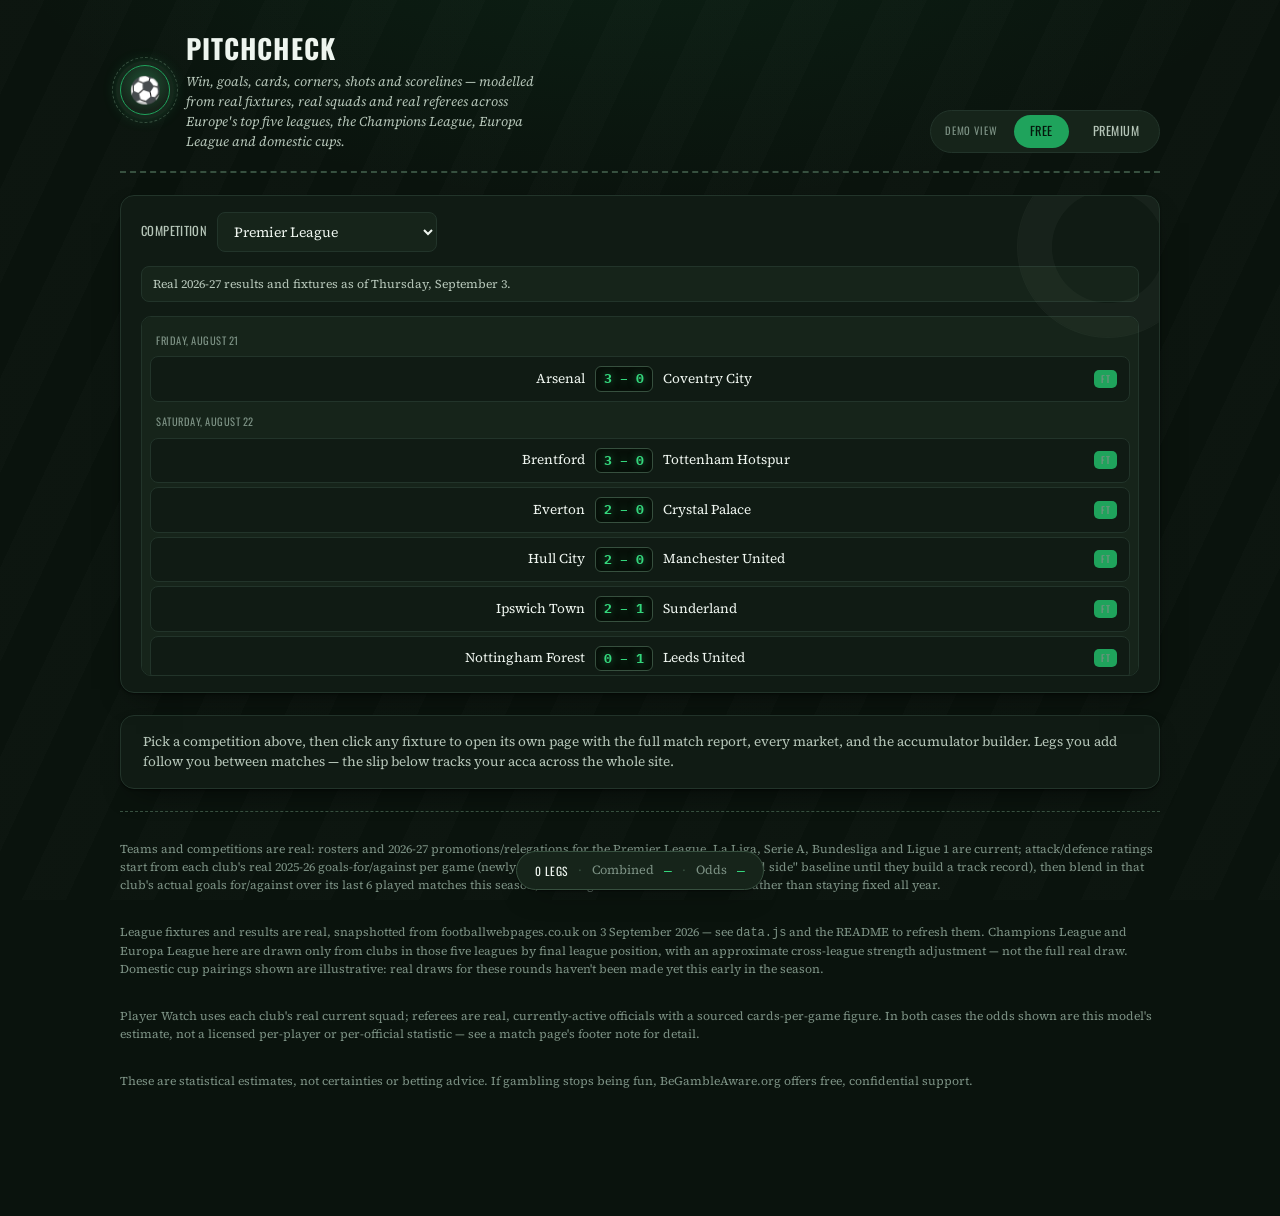
<file: index.html>
<!doctype html>
<html lang="en">
<head>
<meta charset="utf-8">
<meta name="viewport" content="width=device-width, initial-scale=1">
<title>PitchCheck — real fixtures, modelled odds</title>
<meta name="description" content="Win, goals, cards, corners, shots and scorelines modelled on real current rosters, real referees and real fixtures across Europe's top five leagues, the Champions League, Europa League and domestic cups.">
<link rel="icon" href="data:image/svg+xml,<svg xmlns=%22http://www.w3.org/2000/svg%22 viewBox=%220 0 100 100%22><text y=%22.9em%22 font-size=%2290%22>⚽</text></svg>">
<link rel="stylesheet" href="styles.css">
</head>
<body>
<div class="page" data-tier="free">

  <header class="masthead">
    <div class="brand">
      <span class="brand-mark" aria-hidden="true">⚽</span>
      <div>
        <h1>PitchCheck</h1>
        <p class="tagline">Win, goals, cards, corners, shots and scorelines — modelled from real fixtures, real squads and real referees across Europe's top five leagues, the Champions League, Europa League and domestic cups.</p>
      </div>
    </div>
    <div class="tier-toggle" role="group" aria-label="Demo view">
      <span class="tier-toggle-label">Demo view</span>
      <button class="tier-btn" data-set-tier="free" aria-pressed="true">Free</button>
      <button class="tier-btn" data-set-tier="premium" aria-pressed="false">Premium</button>
    </div>
  </header>

  <section class="picker">
    <div class="comp-row">
      <label for="compSelect">Competition</label>
      <select class="comp-select" id="compSelect"></select>
    </div>
    <div class="comp-note" id="compNote"></div>

    <div id="matchListWrap">
      <div class="match-list" id="matchList"></div>
    </div>

    <div id="teamPickWrap">
      <div class="matchup-row">
        <select class="team-select" id="homeSelect"></select>
        <span class="vs-mark">vs</span>
        <select class="team-select" id="awaySelect"></select>
        <button class="swap-btn" id="swapBtn" type="button" aria-label="Swap home and away">
          <svg viewBox="0 0 24 24" fill="none" stroke="currentColor" stroke-width="2" stroke-linecap="round" stroke-linejoin="round"><path d="M7 7h13l-4-4M17 17H4l4 4"/></svg>
        </button>
        <button class="cta-btn" id="freePickGo" type="button">View odds →</button>
      </div>
      <div class="rivalry-row" id="rivalryRow"></div>
    </div>
  </section>

  <section class="panel hub-note">
    <p>Pick a competition above, then click any fixture to open its own page with the full match report, every market, and the accumulator builder. Legs you add follow you between matches — the slip below tracks your acca across the whole site.</p>
  </section>

  <footer class="site-footer">
    <p>Teams and competitions are real: rosters and 2026-27 promotions/relegations for the Premier League, La Liga, Serie A, Bundesliga and Ligue 1 are current; attack/defence ratings start from each club's real 2025-26 goals-for/against per game (newly promoted sides use a standard "promoted side" baseline until they build a track record), then blend in that club's actual goals for/against over its last 6 played matches this season, so ratings move with current form rather than staying fixed all year.</p>
    <p>League fixtures and results are real, snapshotted from footballwebpages.co.uk on 3 September 2026 — see <code>data.js</code> and the README to refresh them. Champions League and Europa League here are drawn only from clubs in those five leagues by final league position, with an approximate cross-league strength adjustment — not the full real draw. Domestic cup pairings shown are illustrative: real draws for these rounds haven't been made yet this early in the season.</p>
    <p>Player Watch uses each club's real current squad; referees are real, currently-active officials with a sourced cards-per-game figure. In both cases the odds shown are this model's estimate, not a licensed per-player or per-official statistic — see a match page's footer note for detail.</p>
    <p>These are statistical estimates, not certainties or betting advice. If gambling stops being fun, BeGambleAware.org offers free, confidential support.</p>
  </footer>

</div>

<div class="slip-bar-wrap" id="slipBarWrap">
  <div class="slip-bar-inner" id="slipBar"></div>
</div>

<script src="data.js"></script>
<script src="engine.js"></script>
<script src="acca.js"></script>
<script src="index.js"></script>
</body>
</html>
</file>
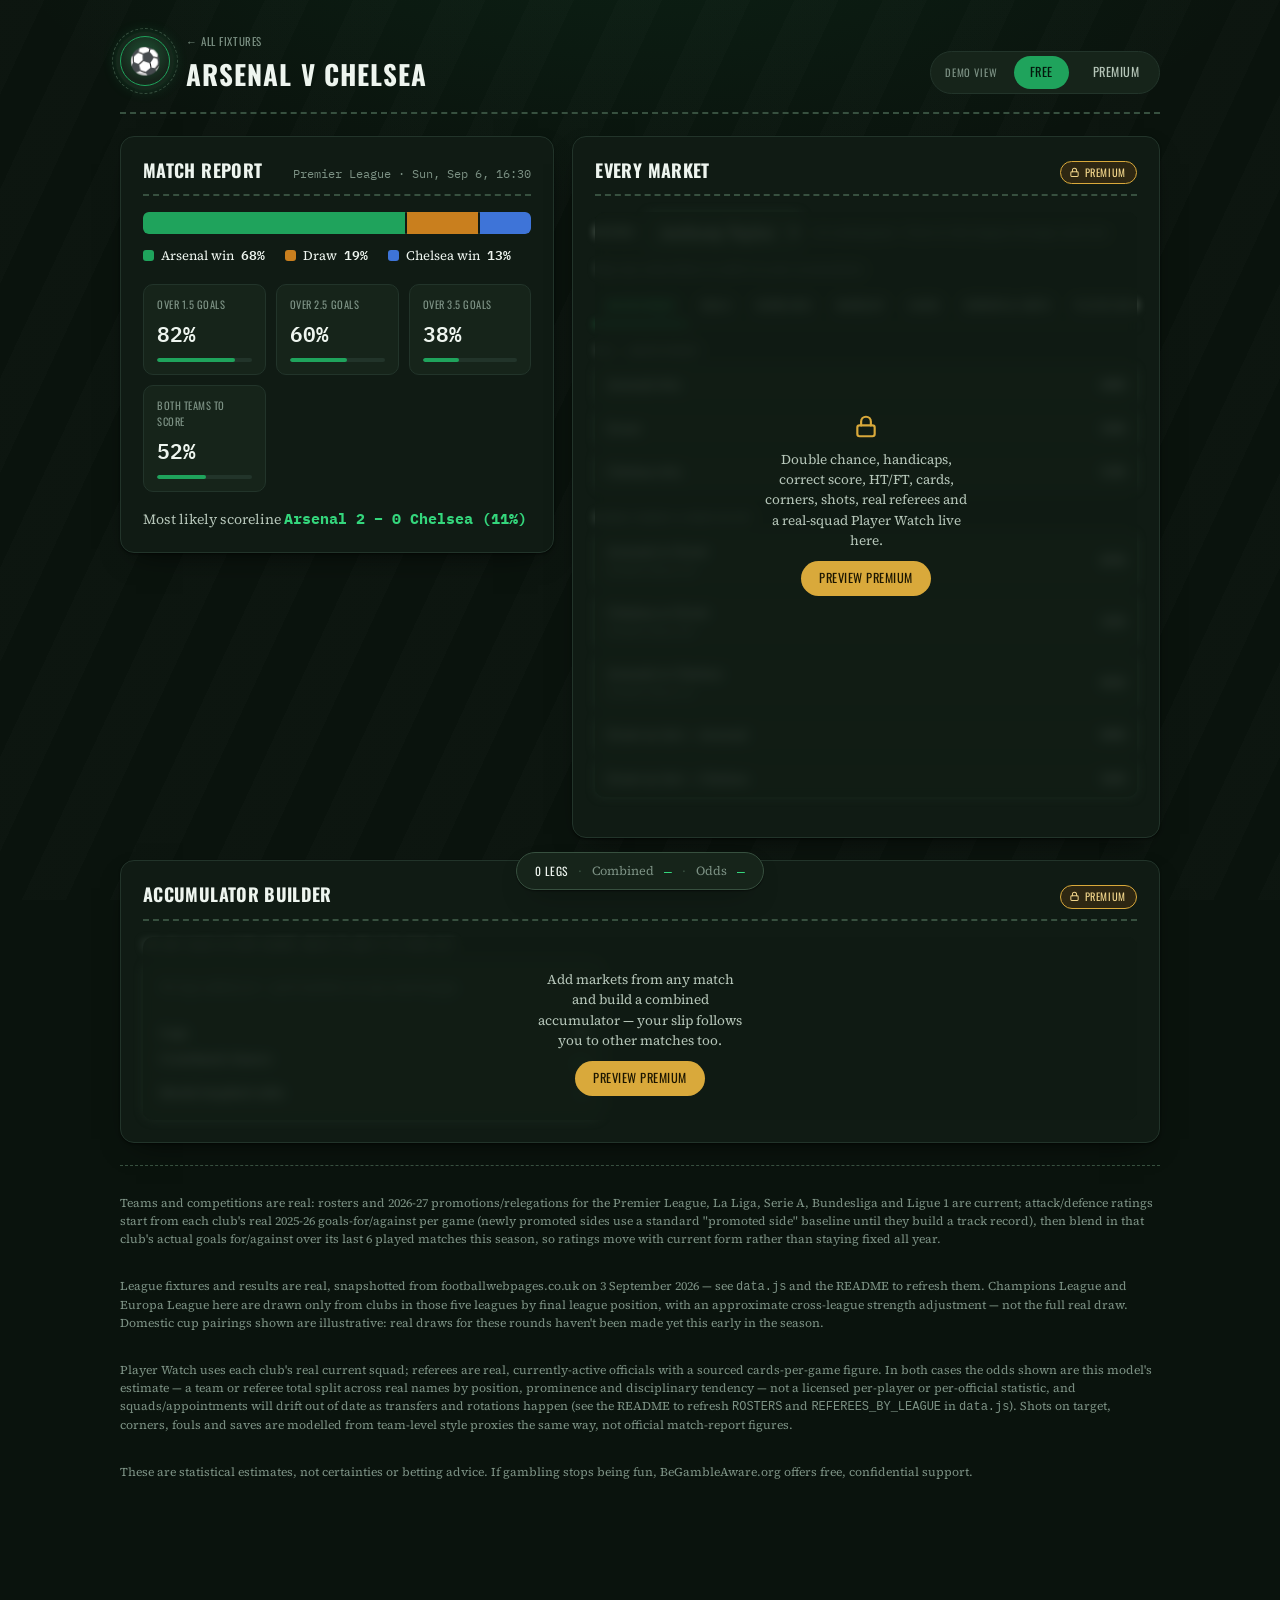
<file: match.html>
<!doctype html>
<html lang="en">
<head>
<meta charset="utf-8">
<meta name="viewport" content="width=device-width, initial-scale=1">
<title>PitchCheck — match odds</title>
<meta name="description" content="Full match report and every modelled market — result, goals, scorelines, handicap, cards, corners, shots and a real-squad Player Watch — for one fixture.">
<link rel="icon" href="data:image/svg+xml,<svg xmlns=%22http://www.w3.org/2000/svg%22 viewBox=%220 0 100 100%22><text y=%22.9em%22 font-size=%2290%22>⚽</text></svg>">
<link rel="stylesheet" href="styles.css">
</head>
<body>
<div class="page" data-tier="free">

  <header class="masthead">
    <div class="brand">
      <a class="brand-mark brand-mark-link" href="index.html" aria-label="PitchCheck — back to fixtures">⚽</a>
      <div>
        <a class="site-nav-link" href="index.html">← All fixtures</a>
        <h1 id="pageTitle">PitchCheck</h1>
      </div>
    </div>
    <div class="tier-toggle" role="group" aria-label="Demo view">
      <span class="tier-toggle-label">Demo view</span>
      <button class="tier-btn" data-set-tier="free" aria-pressed="true">Free</button>
      <button class="tier-btn" data-set-tier="premium" aria-pressed="false">Premium</button>
    </div>
  </header>

  <main class="layout">
    <section class="panel panel-free" aria-labelledby="free-heading">
      <div class="panel-head">
        <h2 id="free-heading">Match Report</h2>
        <span class="panel-sub" id="freeSub"></span>
      </div>

      <div class="result-banner" id="resultBanner"></div>

      <div class="wdl-bar" id="wdlBar"></div>
      <ul class="wdl-legend" id="wdlLegend"></ul>

      <div class="stat-tiles" id="goalsTiles"></div>

      <p class="likely-score">Most likely scoreline <strong id="likelyScore">—</strong></p>
    </section>

    <section class="panel panel-premium" aria-labelledby="premium-heading">
      <div class="panel-head">
        <h2 id="premium-heading">Every Market</h2>
        <span class="badge-premium">
          <svg viewBox="0 0 24 24" fill="none" stroke="currentColor" stroke-width="2.2" stroke-linecap="round" stroke-linejoin="round"><rect x="4" y="10.5" width="16" height="10" rx="2"/><path d="M7.5 10.5V7a4.5 4.5 0 0 1 9 0v3.5"/></svg>
          Premium
        </span>
      </div>

      <div class="gate-wrap">
        <div class="gate-overlay">
          <svg viewBox="0 0 24 24" fill="none" stroke="currentColor" stroke-width="2" stroke-linecap="round" stroke-linejoin="round"><rect x="4" y="10.5" width="16" height="10" rx="2"/><path d="M7.5 10.5V7a4.5 4.5 0 0 1 9 0v3.5"/></svg>
          <p>Double chance, handicaps, correct score, HT/FT, cards, corners, shots, real referees and a real-squad Player Watch live here.</p>
          <button class="tier-btn" data-set-tier="premium" aria-pressed="false">Preview premium</button>
        </div>

        <div class="gate-content">
          <div class="field-row">
            <label for="refSelect">Referee</label>
            <select id="refSelect"></select>
            <span class="ref-hint" id="refHint"></span>
          </div>

          <p class="section-note pick-hint">Tap any value below to add it to your accumulator.</p>

          <div class="market-tabs" id="marketTabs" role="tablist"></div>

          <div class="market-panel active" data-panel="result">
            <p class="section-label">1X2 — match result</p>
            <ul class="mini-list" id="mrResult"></ul>
            <p class="section-label">Double chance &amp; draw no bet</p>
            <ul class="mini-list" id="mrDouble"></ul>
          </div>

          <div class="market-panel" data-panel="goals">
            <p class="section-label">Total goals</p>
            <p class="section-note">Under X.5 is 100% minus the Over figure shown.</p>
            <ul class="mini-list" id="mrGoals"></ul>
            <p class="section-label">Both teams to score</p>
            <ul class="mini-list" id="mrBtts"></ul>
            <p class="section-label">Team &amp; clean-sheet markets</p>
            <ul class="mini-list" id="mrTeamGoals"></ul>
          </div>

          <div class="market-panel" data-panel="scorelines">
            <p class="section-label">Correct score</p>
            <ol class="score-list" id="scoreList"></ol>
            <p class="section-label">Half-time / full-time</p>
            <div class="table-scroll"><table class="data-table" id="htftTable"></table></div>
            <p class="section-label">Scoreline grid</p>
            <div class="heatmap" id="heatmap"></div>
          </div>

          <div class="market-panel" data-panel="handicap">
            <p class="section-label">Asian handicap — home team line</p>
            <div class="table-scroll"><table class="data-table" id="hcapTable"></table></div>
          </div>

          <div class="market-panel" data-panel="cards">
            <p class="section-label">Match cards</p>
            <p class="section-note" id="cardsNote"></p>
            <div class="stat-tiles" id="cardsTiles"></div>
          </div>

          <div class="market-panel" data-panel="corners">
            <p class="section-label">Corners — combined</p>
            <div class="stat-tiles" id="cornersTiles"></div>
            <p class="section-label" id="cornersHomeLabel">Corners — home team</p>
            <div class="stat-tiles" id="cornersHomeTiles"></div>
            <p class="section-label" id="cornersAwayLabel">Corners — away team</p>
            <div class="stat-tiles" id="cornersAwayTiles"></div>
            <p class="section-label" id="sotHomeLabel">Shots on target — home team</p>
            <div class="stat-tiles" id="sotHomeTiles"></div>
            <p class="section-label" id="sotAwayLabel">Shots on target — away team</p>
            <div class="stat-tiles" id="sotAwayTiles"></div>
            <p class="section-label" id="savesHomeLabel">Goalkeeper saves — home</p>
            <div class="stat-tiles" id="savesHomeTiles"></div>
            <p class="section-label" id="savesAwayLabel">Goalkeeper saves — away</p>
            <div class="stat-tiles" id="savesAwayTiles"></div>
          </div>

          <div class="market-panel" data-panel="players">
            <p class="section-label">Player Watch</p>
            <p class="section-note">Real current squads. Each figure is this side's modelled total (goals, assists, shots on target, cards, fouls, times fouled, saves) split across the real squad by position and prominence — an estimate, not a licensed per-player statistic.</p>
            <div class="table-scroll">
              <table class="data-table" id="playersTable">
                <thead><tr>
                  <th>Player</th><th>Team</th>
                  <th class="pct">Score</th><th class="pct">Assist</th><th class="pct">2+ SOT</th>
                  <th class="pct">Booked</th><th class="pct">2+ Fouls</th><th class="pct">Fouled</th><th class="pct">Saves</th>
                </tr></thead>
                <tbody id="playersBody"></tbody>
              </table>
            </div>
          </div>
        </div>
      </div>
    </section>
  </main>

  <section class="panel acca" aria-labelledby="acca-heading">
    <div class="panel-head">
      <h2 id="acca-heading">Accumulator Builder</h2>
      <span class="badge-premium">
        <svg viewBox="0 0 24 24" fill="none" stroke="currentColor" stroke-width="2.2" stroke-linecap="round" stroke-linejoin="round"><rect x="4" y="10.5" width="16" height="10" rx="2"/><path d="M7.5 10.5V7a4.5 4.5 0 0 1 9 0v3.5"/></svg>
        Premium
      </span>
    </div>

    <div class="gate-wrap">
      <div class="gate-overlay">
        <svg viewBox="0 0 24 24" fill="none" stroke="currentColor" stroke-width="2" stroke-linecap="round" stroke-linejoin="round"><rect x="4" y="10.5" width="16" height="10" rx="2"/><path d="M7.5 10.5V7a4.5 4.5 0 0 1 9 0v3.5"/></svg>
        <p>Add markets from any match and build a combined accumulator — your slip follows you to other matches too.</p>
        <button class="tier-btn" data-set-tier="premium" aria-pressed="false">Preview premium</button>
      </div>

      <div class="gate-content">
        <p class="section-label" id="accaCurrentLabel">Add from the current match</p>
        <p class="acca-played-notice" id="accaPlayedNotice"></p>
        <div class="acca-layout single">
          <div class="slip" id="slipFull">
            <h4>Bet slip</h4>
          </div>
        </div>
      </div>
    </div>
  </section>

  <footer class="site-footer">
    <p>Teams and competitions are real: rosters and 2026-27 promotions/relegations for the Premier League, La Liga, Serie A, Bundesliga and Ligue 1 are current; attack/defence ratings start from each club's real 2025-26 goals-for/against per game (newly promoted sides use a standard "promoted side" baseline until they build a track record), then blend in that club's actual goals for/against over its last 6 played matches this season, so ratings move with current form rather than staying fixed all year.</p>
    <p>League fixtures and results are real, snapshotted from footballwebpages.co.uk on 3 September 2026 — see <code>data.js</code> and the README to refresh them. Champions League and Europa League here are drawn only from clubs in those five leagues by final league position, with an approximate cross-league strength adjustment — not the full real draw. Domestic cup pairings shown are illustrative: real draws for these rounds haven't been made yet this early in the season.</p>
    <p>Player Watch uses each club's real current squad; referees are real, currently-active officials with a sourced cards-per-game figure. In both cases the odds shown are this model's estimate — a team or referee total split across real names by position, prominence and disciplinary tendency — not a licensed per-player or per-official statistic, and squads/appointments will drift out of date as transfers and rotations happen (see the README to refresh <code>ROSTERS</code> and <code>REFEREES_BY_LEAGUE</code> in <code>data.js</code>). Shots on target, corners, fouls and saves are modelled from team-level style proxies the same way, not official match-report figures.</p>
    <p>These are statistical estimates, not certainties or betting advice. If gambling stops being fun, BeGambleAware.org offers free, confidential support.</p>
  </footer>

</div>

<div class="slip-bar-wrap" id="slipBarWrap">
  <div class="slip-bar-inner" id="slipBar"></div>
</div>

<script src="data.js"></script>
<script src="engine.js"></script>
<script src="acca.js"></script>
<script src="match.js"></script>
</body>
</html>
</file>
<file: styles.css>
@import url('https://fonts.googleapis.com/css2?family=Oswald:wght@400;500;600;700&family=Source+Serif+4:ital,wght@0,400;0,600;1,400&family=IBM+Plex+Mono:wght@400;500;600&display=swap');

/* PitchCheck — single committed dark identity (stadium-at-night / matchday
   programme). Palette validated for categorical CVD-safety with
   dataviz/scripts/validate_palette.js --mode dark --surface #101B14. */
:root{
  color-scheme: dark;
  --bg: #0A130D;
  --surface: #101B14;
  --surface-2: #16241A;
  --ink: #EEF5EF;
  --ink-secondary: #B6C6B9;
  --ink-muted: #7C9184;
  --hairline: #22342A;
  --hairline-strong: #37503F;

  --accent: #1FA35C;          /* home / pitch green */
  --accent-bright: #34D67C;   /* floodlit highlight */
  --accent-tint: #16281C;
  --draw: #C97F1E;            /* referee-card amber */
  --draw-tint: #2C2011;
  --away: #3E74D8;            /* away-kit blue */
  --away-tint: #16233A;
  --premium: #D9A93B;
  --premium-tint: #2E2712;
  --premium-ink: #F0D48A;
  --heat-lo: #16241A;
  --heat-hi: #34D67C;
  --card-yellow: #F2C230;
  --card-red: #E24B4E;

  --shadow: 0 1px 2px rgba(0,0,0,0.5), 0 12px 30px -16px rgba(0,0,0,0.85);
  --focus: #55E39B;
}

*{box-sizing:border-box;}
html,body{ background: var(--bg); }
body{
  color: var(--ink);
  font-family: 'Source Serif 4', Georgia, 'Times New Roman', serif;
  line-height: 1.5;
  margin: 0;
  /* faint mown-pitch stripes, purely decorative */
  background-image:
    repeating-linear-gradient(115deg, rgba(255,255,255,0.012) 0 40px, rgba(0,0,0,0.012) 40px 80px),
    radial-gradient(1100px 520px at 50% -12%, rgba(31,163,92,0.10), transparent 60%);
  background-attachment: fixed;
}
.mono{
  font-family: 'IBM Plex Mono', ui-monospace, SFMono-Regular, Menlo, monospace;
  font-variant-numeric: tabular-nums;
}
h1,h2,h3, .display{
  font-family: 'Oswald', 'Arial Narrow', sans-serif;
  text-transform: uppercase;
  letter-spacing: 0.02em;
  text-wrap: balance;
  color: var(--ink);
  margin: 0;
}
button, select{ font: inherit; }
a{ color: var(--accent-bright); }

.page{
  max-width: 1080px;
  margin: 0 auto;
  padding: 28px 20px 56px;
  display: flex;
  flex-direction: column;
  gap: 22px;
}

/* ---------- Masthead ---------- */
.masthead{
  position: relative;
  display:flex;
  justify-content: space-between;
  align-items: flex-end;
  gap: 20px;
  flex-wrap: wrap;
  padding-bottom: 18px;
  border-bottom: 2px dashed var(--hairline-strong);
}
.brand{ display:flex; align-items:center; gap:16px; }
.brand-mark{
  position: relative;
  font-size: 26px;
  line-height:1;
  width: 50px; height:50px;
  border-radius: 50%;
  background:
    radial-gradient(circle at 50% 38%, rgba(52,214,124,0.28), transparent 68%),
    var(--surface-2);
  display:grid; place-items:center;
  border: 1.5px solid var(--accent);
  box-shadow: 0 0 0 4px var(--accent-tint), 0 0 18px -2px rgba(52,214,124,0.45);
}
.brand-mark::after{
  /* centre-circle halfway-line motif */
  content:"";
  position:absolute; inset:-9px;
  border-radius:50%;
  border: 1px dashed var(--hairline-strong);
}
.brand h1{ font-size: 27px; font-weight:700; letter-spacing:0.04em; }
.tagline{
  margin: 3px 0 0;
  font-size: 13.5px;
  color: var(--ink-secondary);
  font-style: italic;
  max-width: 50ch;
}

.tier-toggle{
  display:flex; align-items:center; gap:8px;
  background: var(--surface-2);
  border: 1px solid var(--hairline);
  border-radius: 999px;
  padding: 4px;
}
.tier-toggle-label{
  font-family:'Oswald', sans-serif;
  font-size: 10.5px;
  letter-spacing: 0.08em;
  text-transform: uppercase;
  color: var(--ink-muted);
  padding: 0 8px 0 10px;
}
.tier-btn{
  border: none;
  background: transparent;
  color: var(--ink-secondary);
  padding: 7px 16px;
  border-radius: 999px;
  font-family: 'Oswald', sans-serif;
  font-size: 12.5px;
  letter-spacing: 0.04em;
  text-transform: uppercase;
  cursor: pointer;
}
.tier-btn[aria-pressed="true"]{
  background: var(--accent);
  color: #04170C;
}
.tier-btn:focus-visible, button:focus-visible, select:focus-visible{
  outline: 2px solid var(--focus);
  outline-offset: 2px;
}

/* ---------- Competition & matchup picker ---------- */
.picker{
  position: relative;
  background: var(--surface);
  border: 1px solid var(--hairline);
  border-radius: 14px;
  padding: 16px 20px;
  box-shadow: var(--shadow);
  display: flex;
  flex-direction: column;
  gap: 14px;
  overflow: hidden;
}
.picker::before{
  /* faint pitch markings watermark, top-right corner */
  content:"";
  position:absolute; top:-40px; right:-40px;
  width:180px; height:180px;
  border-radius:50%;
  border: 1px solid rgba(182,198,185,0.06);
  box-shadow: 0 0 0 34px rgba(182,198,185,0.045) inset;
  pointer-events:none;
}
.comp-row{ display:flex; align-items:center; gap:10px; flex-wrap:wrap; }
.comp-row label{ font-size:12.5px; color:var(--ink-secondary); font-family:'Oswald',sans-serif; text-transform:uppercase; letter-spacing:.03em; }
.comp-select{
  background: var(--surface-2);
  border: 1px solid var(--hairline);
  color: var(--ink);
  border-radius: 8px;
  padding: 8px 12px;
  font-size: 14px;
  min-width: 220px;
}
.comp-note{
  font-size: 12px; color: var(--ink-secondary); background: var(--surface-2);
  border: 1px solid var(--hairline); border-radius: 8px; padding: 8px 11px;
  display:none;
}
.comp-note.show{ display:block; }

/* ---------- Real match list ---------- */
.match-list{
  display:flex; flex-direction:column; gap:4px;
  max-height: 360px; overflow-y:auto;
  border: 1px solid var(--hairline); border-radius: 10px; padding: 8px;
  background: var(--surface-2);
}
.match-date-head{
  font-family:'Oswald',sans-serif; font-size:10.5px; text-transform:uppercase;
  letter-spacing:.05em; color:var(--ink-muted); padding: 8px 6px 4px;
}
.today-divider{
  font-family:'Oswald',sans-serif; font-size:10.5px; text-transform:uppercase;
  letter-spacing:.08em; color: var(--accent-bright); text-align:center;
  padding: 4px 0; margin: 2px 0;
  border-top: 1px dashed var(--hairline-strong); border-bottom: 1px dashed var(--hairline-strong);
}
.match-row{
  display:grid; grid-template-columns: 1fr auto 1fr auto;
  align-items:center; gap: 10px;
  background: var(--surface); border: 1px solid var(--hairline); border-radius: 8px;
  padding: 9px 12px; cursor:pointer; text-align:left; width:100%;
  font-size: 13.5px;
  color: var(--ink);
}
.match-row.active{ border-color: var(--accent); background: var(--accent-tint); }
.match-row .match-team.home{ text-align:right; }
.match-row .match-team.away{ text-align:left; }
.match-row .match-score{
  font-family:'IBM Plex Mono',monospace; font-weight:700; font-size:13px;
  color: var(--accent-bright);
  background: #071009; border:1px solid var(--hairline-strong); border-radius:6px; padding:2px 8px;
  text-shadow: 0 0 8px rgba(52,214,124,0.55);
}
.match-row .match-kickoff{
  font-family:'IBM Plex Mono',monospace; font-size:11.5px; color:var(--ink-muted);
  border:1px solid var(--hairline); border-radius:6px; padding:2px 8px;
}
.match-row .ft-pill{
  font-family:'Oswald',sans-serif; font-size:9.5px; letter-spacing:.05em;
  color: var(--ink-muted); justify-self:end;
}

.matchup-row{ display:flex; align-items:center; gap:10px; flex-wrap:wrap; }
.team-select{
  background: var(--surface-2);
  border: 1.5px solid var(--hairline);
  color: var(--ink);
  border-radius: 10px;
  padding: 9px 12px;
  font-size: 15px;
  font-family:'Oswald',sans-serif;
  flex: 1 1 220px;
  min-width: 160px;
}
.vs-mark{ font-family:'Oswald',sans-serif; font-size:12px; color:var(--ink-muted); flex:0 0 auto; }
.swap-btn{
  border: 1.5px solid var(--hairline);
  background: var(--surface-2);
  color: var(--ink);
  border-radius: 999px;
  width: 34px; height: 34px;
  display:grid; place-items:center;
  cursor:pointer; flex:0 0 auto;
}
.swap-btn svg{ width:15px; height:15px; }

.rivalry-row{ display:flex; align-items:center; gap:8px; flex-wrap:wrap; }
.rivalry-row .r-label{ font-size:11.5px; color:var(--ink-muted); font-family:'Oswald',sans-serif; text-transform:uppercase; letter-spacing:.04em; }
.rivalry-chip{
  border: 1px solid var(--hairline);
  background: var(--surface-2);
  color: var(--ink-secondary);
  border-radius: 999px;
  padding: 5px 12px;
  font-size: 12px;
  cursor:pointer;
}
.rivalry-chip:hover{ border-color: var(--accent); color: var(--ink); }

/* ---------- Layout / panels ---------- */
.layout{
  display:grid;
  grid-template-columns: minmax(0,0.85fr) minmax(0,1.15fr);
  gap: 18px;
  align-items: start;
}
@media (max-width: 860px){ .layout{ grid-template-columns: minmax(0,1fr); } }

.panel{
  min-width: 0;
  background: var(--surface);
  border: 1px solid var(--hairline);
  border-radius: 14px;
  padding: 20px 22px 22px;
  box-shadow: var(--shadow);
}
.panel-head{
  display:flex; align-items:baseline; justify-content:space-between; gap:10px;
  padding-bottom: 10px;
  border-bottom: 2px dashed var(--hairline-strong);
  margin-bottom: 16px;
}
.panel-head h2{ font-size: 18px; }
.panel-sub{ font-size: 12px; color: var(--ink-muted); font-family:'IBM Plex Mono', monospace; white-space:nowrap; }

.badge-premium{
  display:inline-flex; align-items:center; gap:5px;
  background: var(--premium-tint);
  color: var(--premium-ink);
  border: 1px solid var(--premium);
  border-radius: 999px;
  padding: 3px 10px 3px 8px;
  font-family:'Oswald', sans-serif;
  font-size: 10.5px;
  letter-spacing: 0.06em;
  text-transform: uppercase;
}
.badge-premium svg{ width:11px; height:11px; }

.panel-premium{ border-color: var(--hairline); }
[data-tier="premium"] .panel-premium{ border-color: var(--premium); }

.result-banner{
  display:none; align-items:center; gap:10px; flex-wrap:wrap;
  background: var(--accent-tint); border: 1px solid var(--accent);
  border-radius: 10px; padding: 10px 13px; margin-bottom: 16px;
}
.result-banner.show{ display:flex; }
.ft-pill{
  font-family:'Oswald',sans-serif; font-size:10px; letter-spacing:.06em; text-transform:uppercase;
  background: var(--accent); color:#04170C; border-radius:5px; padding:2px 7px;
}
.ft-pill.big{ font-size:11px; padding:3px 9px; }
.rb-score{ font-weight:700; font-size:14.5px; color: var(--accent-bright); }
.rb-note{ font-size:11.5px; color:var(--ink-secondary); font-style:italic; flex-basis:100%; }

/* ---------- W/D/L bar ---------- */
.wdl-bar{
  display:flex;
  gap: 2px;
  height: 22px;
  border-radius: 6px;
  overflow: hidden;
  margin-bottom: 12px;
  box-shadow: inset 0 0 0 1px var(--hairline);
}
.wdl-seg{ height:100%; }
.wdl-seg.home{ background: var(--accent); border-radius: 5px 0 0 5px; }
.wdl-seg.draw{ background: var(--draw); }
.wdl-seg.away{ background: var(--away); border-radius: 0 5px 5px 0; }

.wdl-legend{
  list-style:none; margin:0; padding:0;
  display:flex; flex-wrap:wrap; gap: 14px 20px;
  margin-bottom: 18px;
}
.wdl-legend li{ display:flex; align-items:center; gap:7px; font-size: 13px; }
.swatch{ width:11px; height:11px; border-radius:3px; flex:0 0 auto; }
.swatch.home{ background:var(--accent); } .swatch.draw{ background:var(--draw); } .swatch.away{ background:var(--away); }
.wdl-legend .pct{ margin-left:auto; font-weight:600; color:var(--ink); }

/* ---------- Stat tiles ---------- */
.stat-tiles{
  display:grid;
  grid-template-columns: repeat(auto-fit, minmax(112px,1fr));
  gap: 10px;
  margin-bottom: 16px;
}
.stat-tile{
  background: var(--surface-2);
  border: 1px solid var(--hairline);
  border-radius: 10px;
  padding: 12px 13px;
}
.stat-tile .label{
  font-size: 10.5px;
  letter-spacing: 0.05em;
  text-transform: uppercase;
  color: var(--ink-muted);
  font-family:'Oswald', sans-serif;
  margin-bottom: 6px;
}
.stat-tile .value{
  font-family:'IBM Plex Mono', monospace;
  font-size: 21px;
  font-weight:600;
  font-variant-numeric: tabular-nums;
}
.stat-tile .meter{
  height: 4px; border-radius:2px;
  background: var(--hairline);
  margin-top: 8px;
  overflow:hidden;
}
.stat-tile .meter > i{ display:block; height:100%; background: var(--accent); border-radius:2px; }
.stat-tile.premium-hue .meter > i{ background: var(--premium); }

/* cards tab: literal card-colour cue down the left edge */
#cardsTiles .stat-tile{ border-left: 3px solid var(--card-yellow); }
#cardsTiles .stat-tile .meter > i{ background: var(--card-yellow); }
/* corners tab: corner-flag cue */
#cornersTiles .stat-tile{ border-left: 3px solid var(--away); position:relative; }
#cornersTiles .stat-tile::after{
  content:""; position:absolute; top:8px; left:-3px;
  width:0; height:0; border-style:solid;
  border-width:7px 0 0 9px; border-color: transparent transparent transparent var(--away);
}

.likely-score{ font-size: 14px; color: var(--ink-secondary); margin: 0; }
.likely-score strong{ font-family:'IBM Plex Mono',monospace; color:var(--accent-bright); font-size:15px; }

/* ---------- Gating ---------- */
.gate-wrap{ position: relative; }
.gate-overlay{
  position:absolute; inset:0;
  display:none;
  flex-direction:column; align-items:center; justify-content:center;
  text-align:center; gap:10px;
  background: color-mix(in srgb, var(--surface) 82%, transparent);
  backdrop-filter: blur(5px);
  border-radius: 10px;
  padding: 24px;
  z-index: 2;
}
[data-tier="free"] .gate-overlay{ display:flex; }
[data-tier="free"] .gate-content{ filter: blur(4px); pointer-events:none; user-select:none; }
.gate-overlay svg{ width:26px; height:26px; color: var(--premium); }
.gate-overlay p{ max-width: 30ch; font-size: 13.5px; color: var(--ink-secondary); margin:0; }
.gate-overlay .tier-btn{
  background: var(--premium); color:#1B1500; padding:8px 18px;
}

.field-row{ display:flex; align-items:center; gap:10px; margin-bottom:16px; flex-wrap:wrap; }
.field-row label{ font-size:12.5px; color:var(--ink-secondary); font-family:'Oswald',sans-serif; text-transform:uppercase; letter-spacing:.03em; }
select{
  background: var(--surface-2);
  border: 1px solid var(--hairline);
  color: var(--ink);
  border-radius: 8px;
  padding: 7px 10px;
}
.ref-hint{ font-size:11.5px; color:var(--ink-muted); }

/* ---------- Market tabs ---------- */
.market-tabs{
  display:flex; gap:2px; overflow-x:auto;
  margin-bottom:16px; border-bottom:1px solid var(--hairline);
}
.market-tab{
  flex:0 0 auto; background:transparent; border:none;
  border-bottom:2px solid transparent;
  color:var(--ink-secondary); padding:8px 11px 9px;
  font-family:'Oswald',sans-serif; font-size:11.5px;
  text-transform:uppercase; letter-spacing:.04em; cursor:pointer;
  white-space:nowrap;
}
.market-tab[aria-selected="true"]{ color:var(--accent-bright); border-bottom-color:var(--accent-bright); }
.market-panel{ display:none; }
.market-panel.active{ display:block; }

.section-label{
  font-size: 11px; text-transform:uppercase; letter-spacing:.06em;
  color: var(--ink-muted); font-family:'Oswald',sans-serif;
  margin: 4px 0 8px;
}
.section-note{ font-size:12px; color:var(--ink-muted); margin:-4px 0 10px; font-style:italic; }

.mini-list{ list-style:none; margin:0 0 18px; padding:0; display:flex; flex-direction:column; gap:6px; }
.mini-list li{
  display:flex; justify-content:space-between; align-items:center; gap:10px;
  font-size:13px; padding:8px 11px; background:var(--surface-2);
  border:1px solid var(--hairline); border-radius:8px;
}
.mini-list li .v{ font-family:'IBM Plex Mono',monospace; font-weight:600; white-space:nowrap; }
.mini-list li .sub{ display:block; color:var(--ink-muted); font-size:11px; font-style:italic; margin-top:1px; }

/* ---------- Data tables ---------- */
.data-table{ width:100%; border-collapse:collapse; font-size: 12.5px; margin-bottom: 18px; }
.data-table th{
  text-align:left; font-family:'Oswald',sans-serif; font-size:10.5px;
  text-transform:uppercase; letter-spacing:.05em; color:var(--ink-muted);
  padding: 0 8px 6px 0; border-bottom: 1px solid var(--hairline);
  font-weight: 500;
}
.data-table td{ padding: 7px 8px 7px 0; border-bottom: 1px solid var(--hairline); font-family:'IBM Plex Mono',monospace; }
.data-table td.pct, .data-table td.num{ text-align:right; font-weight:600; }
.data-table td.center{ text-align:center; }
.data-table td.hi{ background: var(--accent-tint); font-weight:700; border-radius:4px; color: var(--accent-bright); }
.pos-tag{
  font-family:'IBM Plex Mono',monospace; font-size:10px;
  color: var(--ink-muted); background:var(--surface-2);
  border:1px solid var(--hairline); border-radius:4px; padding:1px 5px;
}
.pos-tag.gk{ color:var(--premium-ink); border-color:var(--premium); }
.pos-tag.def{ color:var(--away); border-color:var(--away); }
.pos-tag.mid{ color:var(--draw); border-color:var(--draw); }
.pos-tag.fwd{ color:var(--accent-bright); border-color:var(--accent); }

.player-name{ font-family:'Source Serif 4', Georgia, serif; font-weight:600; color:var(--ink); }
.ref-name{ font-family:'Source Serif 4', Georgia, serif; font-weight:600; }

/* ---------- Correct-score list ---------- */
.score-list{ list-style:none; margin:0 0 18px; padding:0; display:flex; flex-direction:column; gap:5px; }
.score-list li{ display:flex; align-items:center; gap:10px; font-size:13px; padding: 4px 0; }
.score-list .rank{ width:15px; color:var(--ink-muted); font-family:'IBM Plex Mono',monospace; font-size:11px; }
.score-list .sc{ font-family:'IBM Plex Mono',monospace; font-weight:600; width:44px; }
.score-list .bar{ flex:1; height:6px; background:var(--hairline); border-radius:3px; overflow:hidden; }
.score-list .bar > i{ display:block; height:100%; background:var(--accent); }
.score-list .p{ width:42px; text-align:right; font-family:'IBM Plex Mono',monospace; color:var(--ink-secondary); }

/* ---------- Heatmap ---------- */
.heatmap-wrap{ margin-bottom: 6px; }
.heatmap{
  display:grid;
  grid-template-columns: 26px repeat(5, 1fr);
  gap: 2px;
  max-width: 320px;
}
.hm-cell, .hm-axis{
  aspect-ratio: 1;
  display:grid; place-items:center;
  font-family:'IBM Plex Mono',monospace;
  font-size: 10.5px;
  border-radius: 4px;
}
.hm-axis{ color: var(--ink-muted); font-size: 10px; background:transparent; }
.hm-corner{ background:transparent; }

/* ---------- Acca ---------- */
.market-btn{
  border: 1px solid var(--hairline);
  background: var(--surface-2);
  color: var(--ink);
  border-radius: 999px;
  padding: 7px 13px;
  font-size: 12.5px;
  cursor:pointer;
  display:flex; align-items:center; gap:6px;
}
.market-btn .p{ color: var(--ink-muted); font-family:'IBM Plex Mono',monospace; font-size:11.5px; }
.market-btn[aria-pressed="true"]{ background: var(--accent); border-color:var(--accent); color:#04170C; }
.market-btn[aria-pressed="true"] .p{ color: rgba(4,23,12,0.75); }

.acca-played-notice{ font-size:13px; color:var(--ink-secondary); font-style:italic; display:none; margin-bottom:16px; }
.acca-played-notice.show{ display:block; }

.acca-layout{ display:grid; grid-template-columns: 1.3fr 1fr; gap: 22px; }
@media (max-width: 780px){ .acca-layout{ grid-template-columns: 1fr; } }
.acca-layout.single{ display:block; }
.acca-layout.single .slip{ max-width: 460px; }
@media (max-width: 780px){ .acca-layout.single .slip{ max-width:none; } }

/* ---------- Clickable market values (Every Market -> acca) ---------- */
.pick-hint{ margin-top:-8px; }
.pickable{ cursor:pointer; transition: background-color .12s ease, border-color .12s ease, color .12s ease, outline-color .12s ease; }
.pickable:focus-visible{ outline: 2px solid var(--focus); outline-offset: 2px; }

.mini-list li.pickable:hover{ border-color: var(--accent); }
.mini-list li.picked{ background: var(--accent); border-color: var(--accent); color:#04170C; }
.mini-list li.picked .v{ color:#04170C; }
.mini-list li.picked .sub{ color: rgba(4,23,12,0.72); }

.stat-tile.pickable:hover{ border-color: var(--accent); }
.stat-tile.picked{ background: var(--accent); border-color: var(--accent); }
.stat-tile.picked .label{ color: rgba(4,23,12,0.78); }
.stat-tile.picked .value{ color:#04170C; }
.stat-tile.picked .meter{ background: rgba(4,23,12,0.25); }
.stat-tile.picked .meter > i{ background:#04170C; }

.score-list li.pickable{ border-radius:6px; padding: 4px 6px; margin: 0 -6px; }
.score-list li.pickable:hover{ background: var(--surface-2); }
.score-list li.picked{ background: var(--accent); color:#04170C; }
.score-list li.picked .rank, .score-list li.picked .sc, .score-list li.picked .p{ color:#04170C; }
.score-list li.picked .bar{ background: rgba(4,23,12,0.25); }
.score-list li.picked .bar > i{ background:#04170C; }

.data-table td.pickable:hover{ background: var(--surface-2); }
.data-table td.picked{ background: var(--accent); color:#04170C; font-weight:700; border-radius:4px; }

.hm-cell.pickable:hover{ outline: 2px solid var(--ink-muted); outline-offset:-2px; }
.hm-cell.picked{ outline: 2px solid var(--accent-bright); outline-offset:-2px; }

.slip{
  background: var(--surface-2);
  border: 1px solid var(--hairline);
  border-radius: 12px;
  padding: 16px;
  display:flex; flex-direction:column; gap:12px;
  position: sticky; top: 12px;
}
.slip h4{ font-family:'Oswald',sans-serif; font-size:13px; color:var(--ink-secondary); margin:0; font-weight:500; }
.slip-legs{ list-style:none; margin:0; padding:0; display:flex; flex-direction:column; gap:8px; min-height: 20px; }
.slip-legs .empty{ font-size:12.5px; color:var(--ink-muted); font-style:italic; }
.slip-leg{
  display:flex; align-items:center; gap:8px;
  background: var(--surface); border:1px solid var(--hairline); border-radius:8px;
  padding: 7px 9px; font-size: 12.5px;
}
.slip-leg .txt{ flex:1; }
.slip-leg .p{ font-family:'IBM Plex Mono',monospace; color:var(--ink-muted); }
.slip-leg button{
  border:none; background:transparent; color:var(--ink-muted); cursor:pointer; font-size:15px; line-height:1; padding:2px;
}
.slip-result{ border-top: 1px solid var(--hairline); padding-top:12px; display:flex; flex-direction:column; gap:6px; }
.slip-result .row{ display:flex; justify-content:space-between; font-size:13px; }
.slip-result .row .v{ font-family:'IBM Plex Mono',monospace; font-weight:600; }
.slip-result .row.big .v{ font-size:19px; color:var(--accent-bright); }
.slip-note{ font-size:11px; color:var(--ink-muted); display:none; }
.slip-note.show{ display:block; }
.slip-clear{
  align-self:flex-start; border:1px solid var(--hairline); background:transparent; color:var(--ink-muted);
  border-radius:999px; padding:6px 12px; font-size:11.5px; cursor:pointer; font-family:'Oswald',sans-serif;
  text-transform:uppercase; letter-spacing:.04em;
}
.slip-clear:hover{ border-color:var(--hairline-strong); color:var(--ink); }

/* ---------- Multi-page nav / hub / match-switcher extras ---------- */
.brand-mark-link{ text-decoration:none; }
.site-nav-link{
  display:inline-block; font-family:'Oswald',sans-serif; font-size:11px; letter-spacing:.05em;
  text-transform:uppercase; color:var(--ink-muted); text-decoration:none; margin-bottom:4px;
}
.site-nav-link:hover{ color:var(--accent-bright); }
.hub-note{ padding:16px 22px; }
.hub-note p{ margin:0; font-size:13.5px; color:var(--ink-secondary); }
.picker-compact{ padding-bottom:12px; }
.cta-btn{
  border:1px solid var(--accent); background:var(--accent); color:#04170C;
  border-radius:999px; padding:9px 16px; font-family:'Oswald',sans-serif; font-size:12.5px;
  letter-spacing:.03em; text-transform:uppercase; cursor:pointer; flex:0 0 auto; white-space:nowrap;
}
.cta-btn:hover{ background:var(--accent-bright); border-color:var(--accent-bright); }
a.match-row, a.rivalry-chip{ text-decoration:none; color:var(--ink); }
a.match-row .match-team{ color:var(--ink); }
.table-scroll{ overflow-x:auto; margin-bottom:18px; }
.table-scroll .data-table{ margin-bottom:0; min-width:640px; }
#playersTable{ min-width:820px; }

/* ---------- Shared acca sticky bar ---------- */
.slip-bar-wrap{
  position: sticky; bottom:0; left:0; right:0; z-index:20;
  display:flex; justify-content:center;
  padding: 10px 16px calc(10px + env(safe-area-inset-bottom));
  pointer-events:none;
}
.slip-bar-inner{ pointer-events:auto; }
.slip-bar{
  display:flex; align-items:center; gap:10px; flex-wrap:wrap;
  background: var(--surface-2); border:1px solid var(--hairline-strong); border-radius:999px;
  padding:9px 18px; box-shadow: var(--shadow); font-size:12.5px; color:var(--ink-secondary);
}
.slip-bar.has-legs{ border-color: var(--accent); }
.slip-bar .sb-count{ font-family:'Oswald',sans-serif; text-transform:uppercase; letter-spacing:.04em; color:var(--ink); font-size:11.5px; }
.slip-bar .sb-sep{ color:var(--hairline-strong); }
.slip-bar .sb-label{ color:var(--ink-muted); }
.slip-bar .sb-v{ font-weight:600; color:var(--accent-bright); }

/* ---------- Footer ---------- */
.site-footer{
  border-top: 1px dashed var(--hairline-strong);
  padding-top: 16px;
  font-size: 12px;
  color: var(--ink-muted);
  display:flex; flex-direction:column; gap:5px;
}

@media (prefers-reduced-motion: reduce){
  *{ transition: none !important; animation: none !important; }
}
</file>
